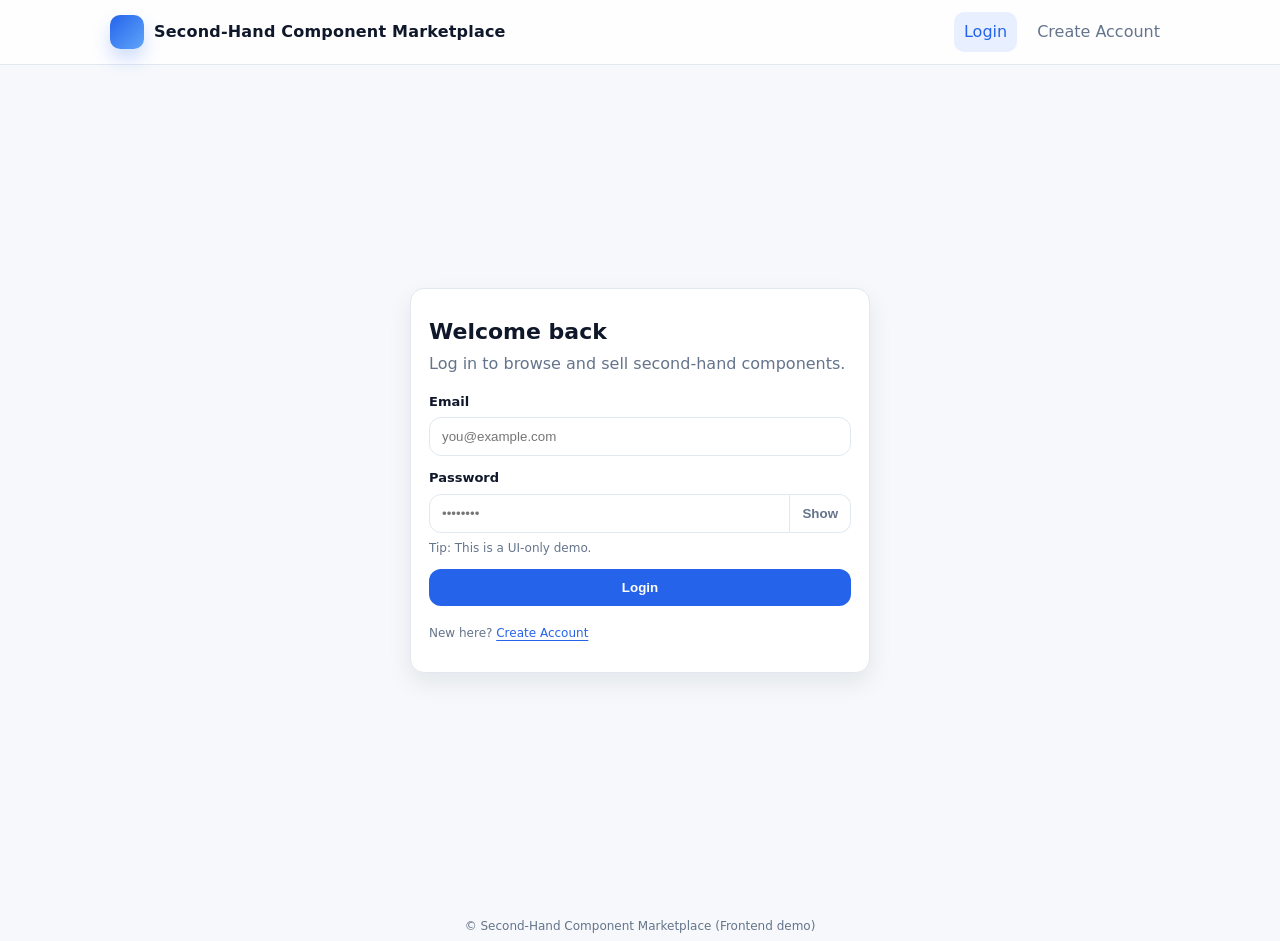
<file: index.html>
<!DOCTYPE html>
<html lang="en">
<head>
    <meta charset="UTF-8">
    <meta name="viewport" content="width=device-width, initial-scale=1.0">
    <title>Second-hand Marketplace</title>
    <script>
        // Auto-redirect based on authentication status
        try {
            const user = JSON.parse(localStorage.getItem('shcm_user') || 'null');
            if (user && user.id && user.email) {
                // User is logged in - redirect to home
                window.location.href = 'home.html';
            } else {
                // User not logged in - redirect to login
                window.location.href = 'login.html';
            }
        } catch (e) {
            window.location.href = 'login.html';
        }
    </script>
</head>
<body>
    <p>Loading...</p>
</body>
</html>
</file>
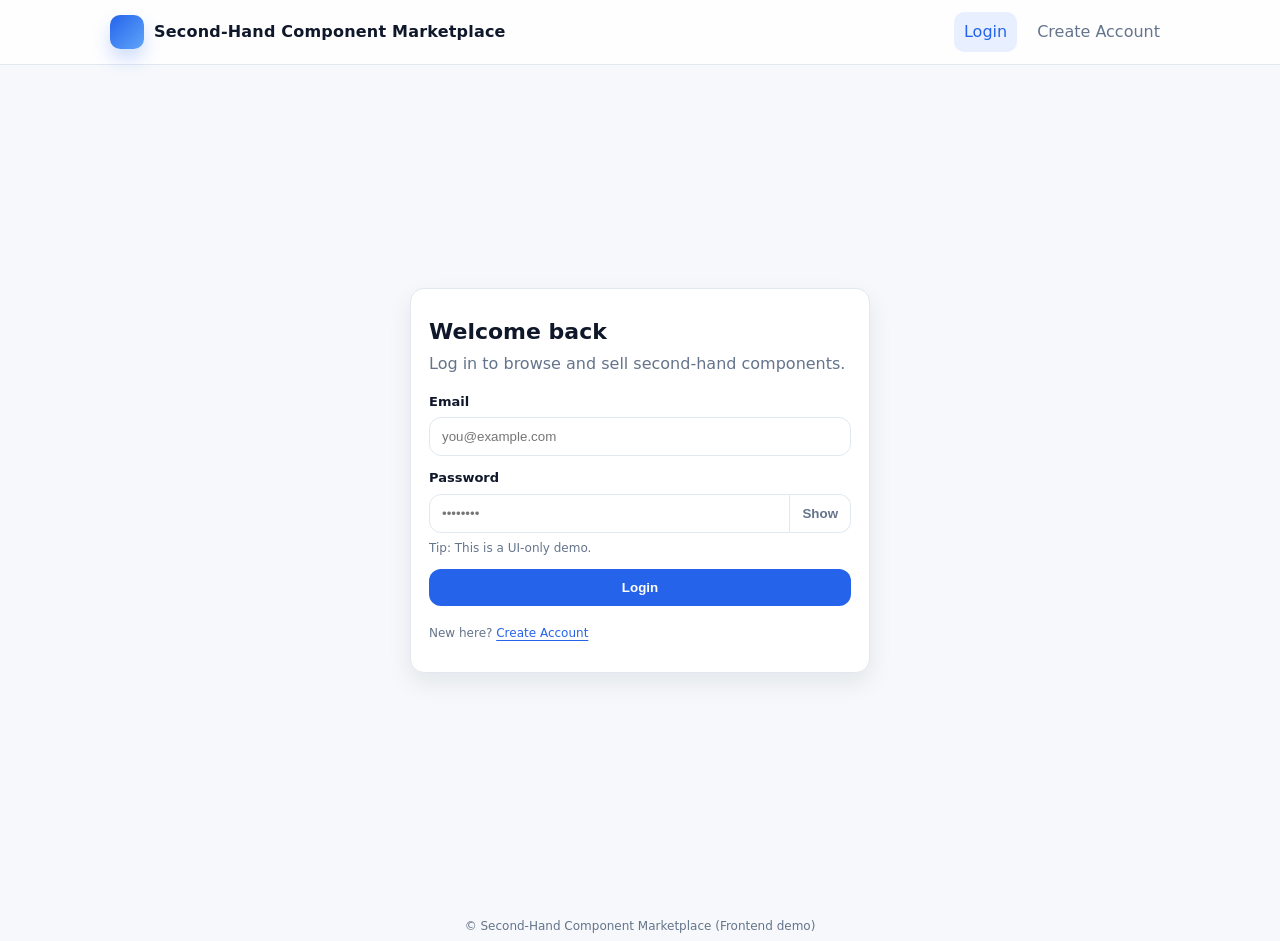
<file: addproduct.html>
<!doctype html>
<html lang="en">
<head>
  <meta charset="utf-8" />
  <meta name="viewport" content="width=device-width, initial-scale=1" />
  <title>Add Product • Second-Hand Component Marketplace</title>
  <link rel="stylesheet" href="styles.css" />
  <script src="script.js?v=5" defer></script>
</head>
<body>
  <header class="navbar">
    <div class="navbar-inner">
      <a class="brand" href="home.html">
        <span class="brand-badge" aria-hidden="true"></span>
        <span>Second-Hand Component Marketplace</span>
      </a>
      <nav class="nav-links" aria-label="Primary">
        <a class="nav-link" href="home.html">Home</a>
        <a class="nav-link" href="mylistings.html">My Listings</a>
        <a class="nav-link" href="settings.html">Settings</a>
        <a class="nav-link" href="login.html">Logout</a>
      </nav>
    </div>
  </header>

  <main class="container">
    <h1 class="page-title">Add Product</h1>
    <p class="page-subtitle">Fill out the form to create a listing (frontend only).</p>

    <section class="card">
      <div class="card-body">
        <form id="addProductForm" class="form" novalidate>
          <div class="field">
            <label class="label" for="title">Title</label>
            <input class="input" id="title" name="title" type="text" placeholder="e.g., Arduino Uno R3" required />
          </div>

          <div class="field">
            <label class="label" for="description">Description</label>
            <textarea class="input" id="description" name="description" rows="4" placeholder="Describe condition, accessories, testing info..." required></textarea>
          </div>

          <div class="form-row two">
            <div class="field">
              <label class="label" for="price">Price</label>
              <input class="input" id="price" name="price" type="number" min="0" step="1" placeholder="e.g., 900" required />
            </div>
            <div class="field">
              <label class="label" for="condition">Condition</label>
              <select class="input" id="condition" name="condition" required>
                <option value="" selected disabled>Select condition</option>
                <option>New</option>
                <option>Like New</option>
                <option>Used</option>
              </select>
            </div>
          </div>

          <div class="field">
            <label class="label" for="image">Product Image</label>
            <input class="input" id="image" name="image" type="file" accept="image/*" />
            <div class="help">Create mode: image is required. Edit mode: choose only if you want to replace image.</div>
          </div>

          <div class="error" role="alert"></div>

          <button class="btn btn-primary" type="submit">Submit</button>
        </form>
      </div>
    </section>

    <div class="footer">Back to <a class="link" href="mylistings.html">My Listings</a></div>
  </main>
</body>
</html>
</file>
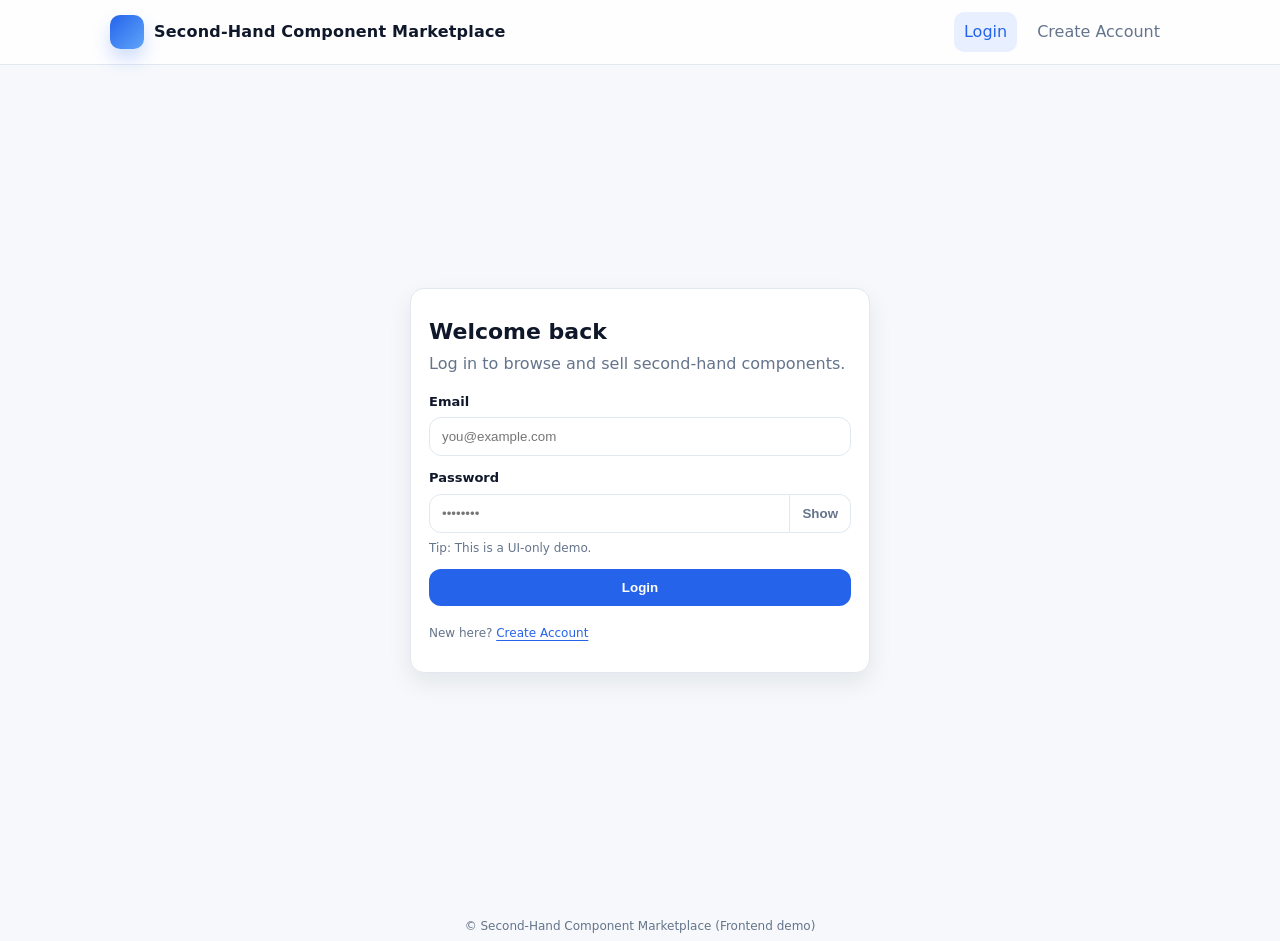
<file: home.html>
<!doctype html>
<html lang="en">
<head>
  <meta charset="utf-8" />
  <meta name="viewport" content="width=device-width, initial-scale=1" />
  <title>Home • Second-Hand Component Marketplace</title>
  <link rel="stylesheet" href="styles.css" />
  <script src="script.js?v=5" defer></script>
</head>
<body>
  <header class="navbar">
    <div class="navbar-inner">
      <a class="brand" href="home.html">
        <span class="brand-badge" aria-hidden="true"></span>
        <span>Second-Hand Component Marketplace</span>
      </a>
      <nav class="nav-links" aria-label="Primary">
        <a class="nav-link active" href="home.html">Home</a>
        <a class="nav-link" href="mylistings.html">My Listings</a>
        <a class="nav-link" href="settings.html">Settings</a>
        <a class="nav-link" href="login.html">Logout</a>
      </nav>
    </div>
  </header>

  <main class="container">
    <h1 class="page-title">Marketplace</h1>
    <p class="page-subtitle">Browse components listed by students. Search by title or condition.</p>

    <div class="searchbar">
      <input id="searchInput" class="input" type="search" placeholder="Search (e.g., Arduino, Used, Like New)" aria-label="Search products" />
      <a class="btn btn-outline" href="addproduct.html">Add Product</a>
    </div>

    <div id="emptyState" class="card" style="display:none;">
      <div class="card-body">
        <strong>No results.</strong>
        <div class="help">Try a different keyword.</div>
      </div>
    </div>

    <section id="productsGrid" class="grid products" aria-label="Product listings"></section>

    <div class="footer">Tip: Click any card to view details.</div>
  </main>
</body>
</html>
</file>
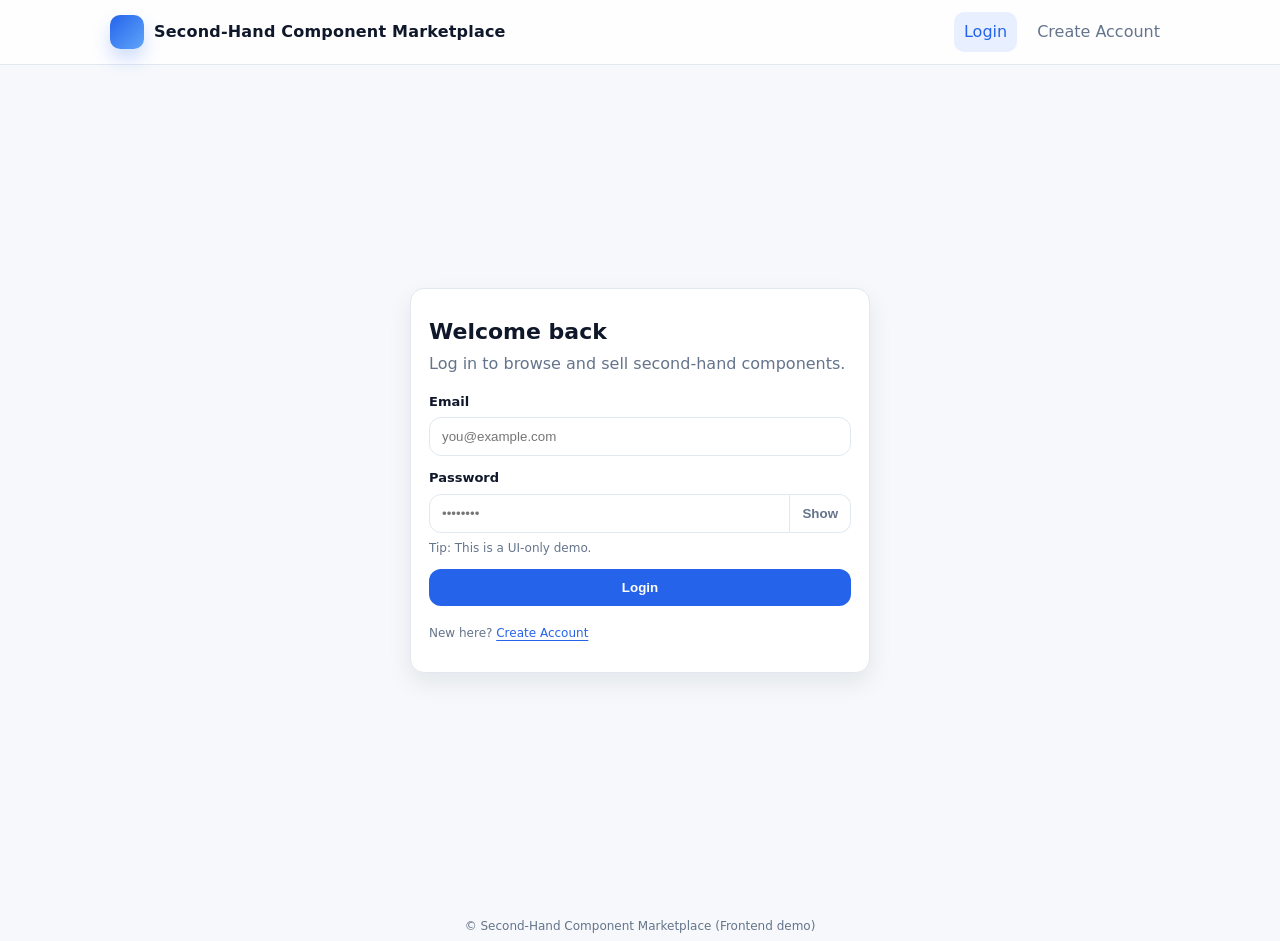
<file: login.html>
<!doctype html>
<html lang="en">
<head>
  <meta charset="utf-8" />
  <meta name="viewport" content="width=device-width, initial-scale=1" />
  <title>Login • Second-Hand Component Marketplace</title>
  <link rel="stylesheet" href="styles.css" />
  <script src="script.js?v=5" defer></script>
</head>
<body>
  <header class="navbar">
    <div class="navbar-inner">
      <a class="brand" href="login.html">
        <span class="brand-badge" aria-hidden="true"></span>
        <span>Second-Hand Component Marketplace</span>
      </a>
      <nav class="nav-links" aria-label="Primary">
        <a class="nav-link active" href="login.html">Login</a>
        <a class="nav-link" href="register.html">Create Account</a>
      </nav>
    </div>
  </header>

  <main class="auth-wrap">
    <section class="card auth-card" aria-label="Login form">
      <div class="card-body">
        <h1 class="page-title">Welcome back</h1>
        <p class="page-subtitle">Log in to browse and sell second-hand components.</p>

        <form id="loginForm" class="form" novalidate>
          <div class="field">
            <label class="label" for="email">Email</label>
            <input class="input" id="email" name="email" type="email" placeholder="you@example.com" required />
          </div>

          <div class="field">
            <label class="label" for="loginPassword">Password</label>
            <div class="input-group">
              <input class="input" id="loginPassword" name="password" type="password" placeholder="••••••••" required />
              <button class="btn toggle-password" type="button" data-target="loginPassword">Show</button>
            </div>
            <div class="help">Tip: This is a UI-only demo.</div>
          </div>

          <div class="error" role="alert"></div>

          <button class="btn btn-primary" type="submit">Login</button>

          <p class="help">New here? <a class="link" href="register.html">Create Account</a></p>
        </form>
      </div>
    </section>
  </main>

  <footer class="container footer">© Second-Hand Component Marketplace (Frontend demo)</footer>
</body>
</html>
</file>
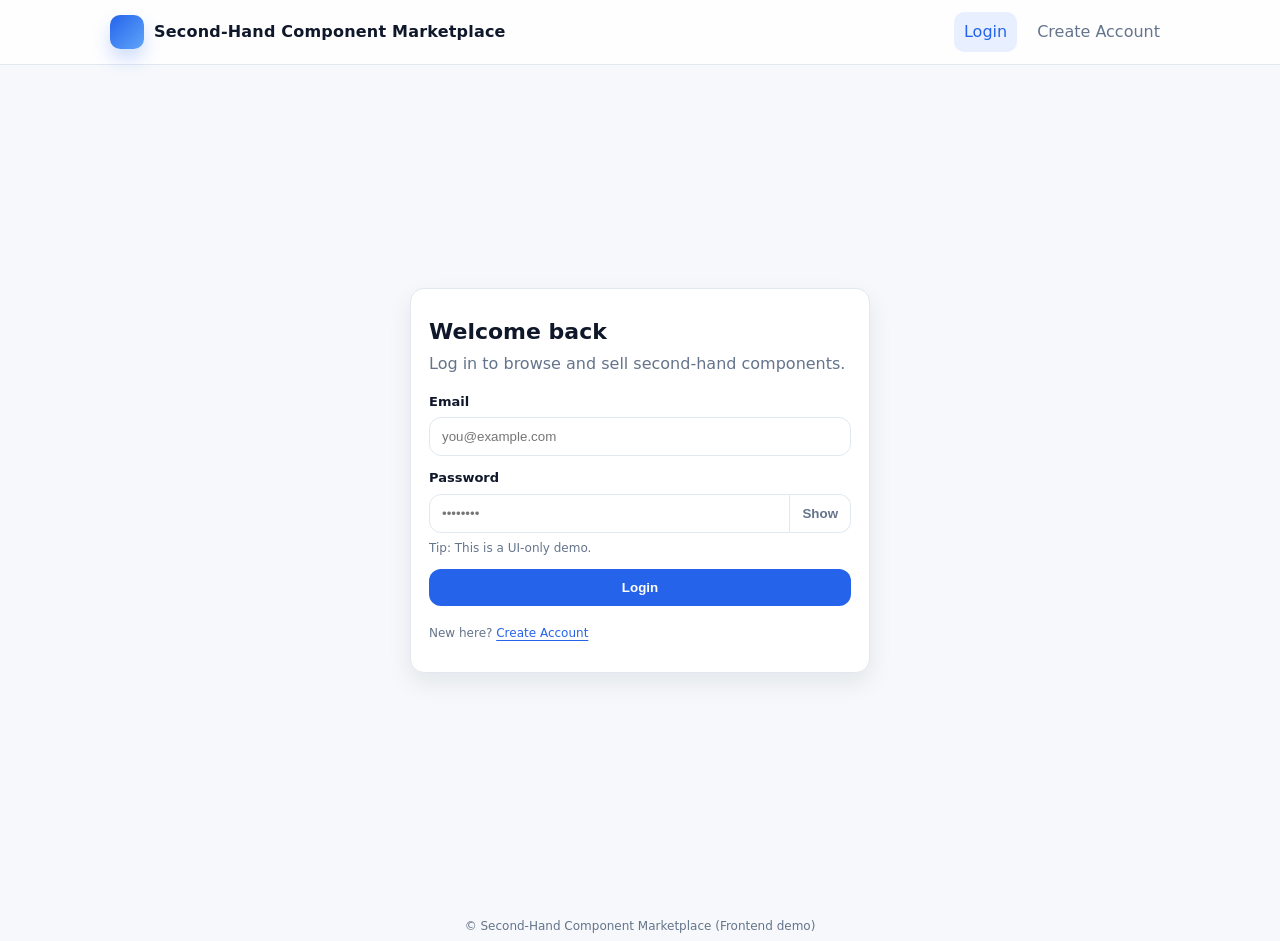
<file: mylistings.html>
<!doctype html>
<html lang="en">
<head>
  <meta charset="utf-8" />
  <meta name="viewport" content="width=device-width, initial-scale=1" />
  <title>My Listings • Second-Hand Component Marketplace</title>
  <link rel="stylesheet" href="styles.css" />
  <script src="script.js?v=5" defer></script>
</head>
<body>
  <header class="navbar">
    <div class="navbar-inner">
      <a class="brand" href="home.html">
        <span class="brand-badge" aria-hidden="true"></span>
        <span>Second-Hand Component Marketplace</span>
      </a>
      <nav class="nav-links" aria-label="Primary">
        <a class="nav-link" href="home.html">Home</a>
        <a class="nav-link active" href="mylistings.html">My Listings</a>
        <a class="nav-link" href="settings.html">Settings</a>
        <a class="nav-link" href="login.html">Logout</a>
      </nav>
    </div>
  </header>

  <main class="container">
    <div style="display:flex; align-items:flex-start; justify-content:space-between; gap:12px; flex-wrap:wrap;">
      <div>
        <h1 class="page-title">My Listings</h1>
        <p class="page-subtitle">Manage only your own posted components.</p>
      </div>
      <a class="btn btn-primary" href="addproduct.html">Add New Product</a>
    </div>

    <section id="myListingsGrid" class="grid products" aria-label="Your listings"></section>

    <div class="footer">Tip: Use “Add New Product” to open the form.</div>
  </main>
</body>
</html>
</file>
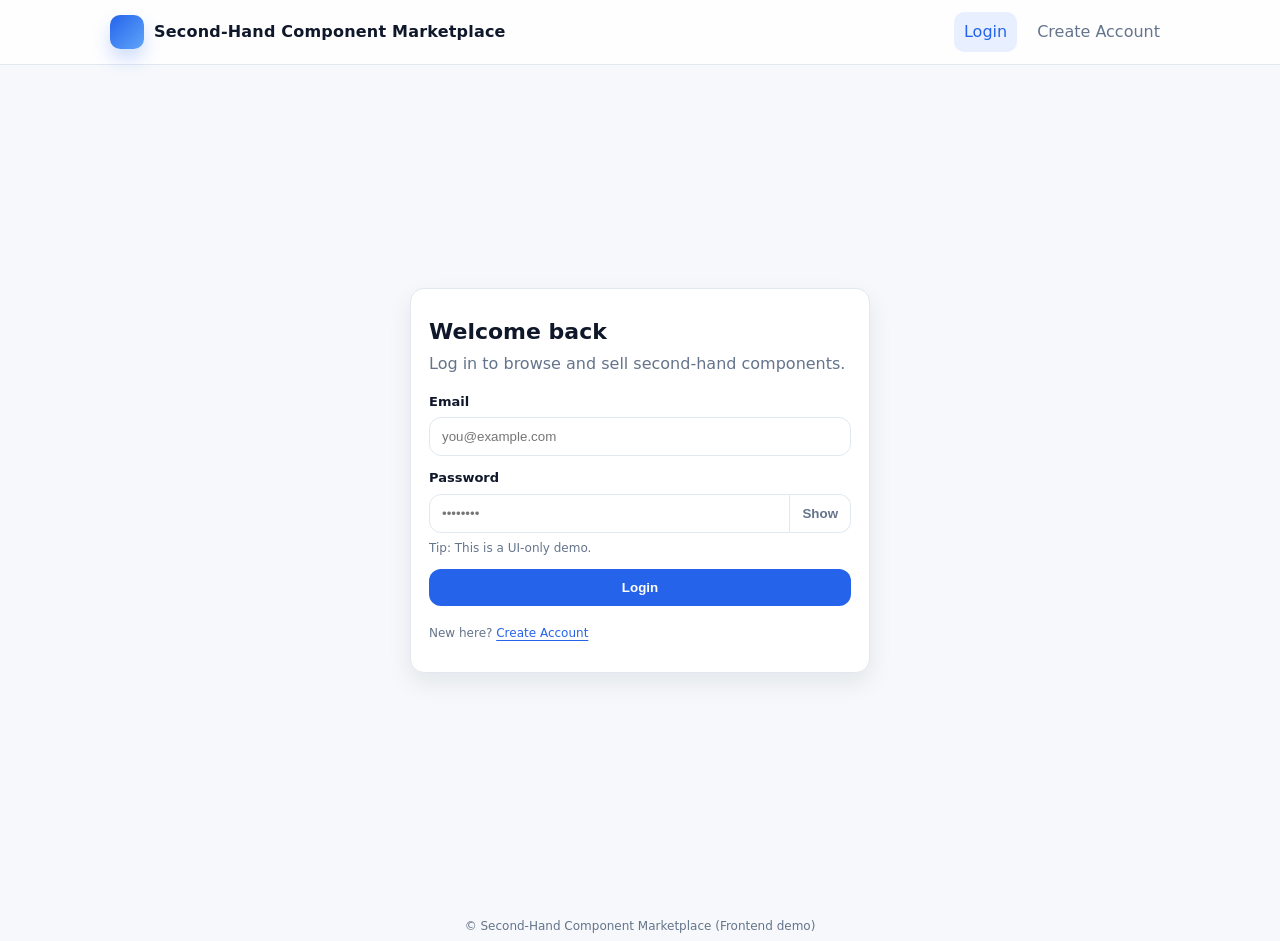
<file: product.html>
<!doctype html>
<html lang="en">
<head>
  <meta charset="utf-8" />
  <meta name="viewport" content="width=device-width, initial-scale=1" />
  <title>Product Details • Second-Hand Component Marketplace</title>
  <link rel="stylesheet" href="styles.css" />
  <script src="script.js?v=5" defer></script>
</head>
<body>
  <header class="navbar">
    <div class="navbar-inner">
      <a class="brand" href="home.html">
        <span class="brand-badge" aria-hidden="true"></span>
        <span>Second-Hand Component Marketplace</span>
      </a>
      <nav class="nav-links" aria-label="Primary">
        <a class="nav-link" href="home.html">Home</a>
        <a class="nav-link" href="mylistings.html">My Listings</a>
        <a class="nav-link" href="settings.html">Settings</a>
        <a class="nav-link" href="login.html">Logout</a>
      </nav>
    </div>
  </header>

  <main class="container">
    <h1 class="page-title">Product Details</h1>
    <p class="page-subtitle">Preview a listing before contacting the seller.</p>

    <section class="split" aria-label="Product detail">
      <div>
        <img id="productImg" class="details-img" alt="Product image" src="data:image/svg+xml,%3Csvg xmlns='http://www.w3.org/2000/svg' width='800' height='500'%3E%3Cdefs%3E%3ClinearGradient id='g' x1='0' x2='1'%3E%3Cstop offset='0' stop-color='%25232563eb'/%3E%3Cstop offset='1' stop-color='%252360a5fa'/%3E%3C/linearGradient%3E%3C/defs%3E%3Crect width='100%25' height='100%25' fill='url(%2523g)'/%3E%3Ctext x='50%25' y='50%25' dominant-baseline='middle' text-anchor='middle' font-family='Arial' font-size='38' fill='white'%3EComponent Image%3C/text%3E%3C/svg%3E" />
        <div class="help" style="margin-top:10px;">Image is a placeholder (frontend only).</div>
      </div>

      <div class="card">
        <div class="card-body">
          <h2 id="productTitle" style="margin:0 0 6px;">Arduino Uno R3</h2>
          <div id="productCondition" class="badge" style="margin-bottom:12px;">Condition: Used</div>

          <div id="productPrice" class="price" style="font-size:22px;">₹ 900</div>
          <div class="help" style="margin-top:6px;">Seller phone: <strong id="sellerPhone">Loading...</strong></div>
          <p id="productDesc" class="page-subtitle" style="margin-top:10px;">
            Clean board, tested in lab. Includes USB cable. Great for microcontroller projects and quick prototyping.
          </p>

          <div class="btn-row" style="margin-top:12px;">
            <a id="contactSellerBtn" class="btn btn-outline" href="#" rel="noopener">Seller Contact</a>
            <a id="buyNowBtn" class="btn btn-whatsapp" href="#" rel="noopener">Buy Now</a>
          </div>

          <div class="help" style="margin-top:12px;">
            Buttons will open WhatsApp chat with the seller.
          </div>
        </div>
      </div>
    </section>

    <div class="footer">Back to <a class="link" href="home.html">Home</a></div>
  </main>
</body>
</html>
</file>
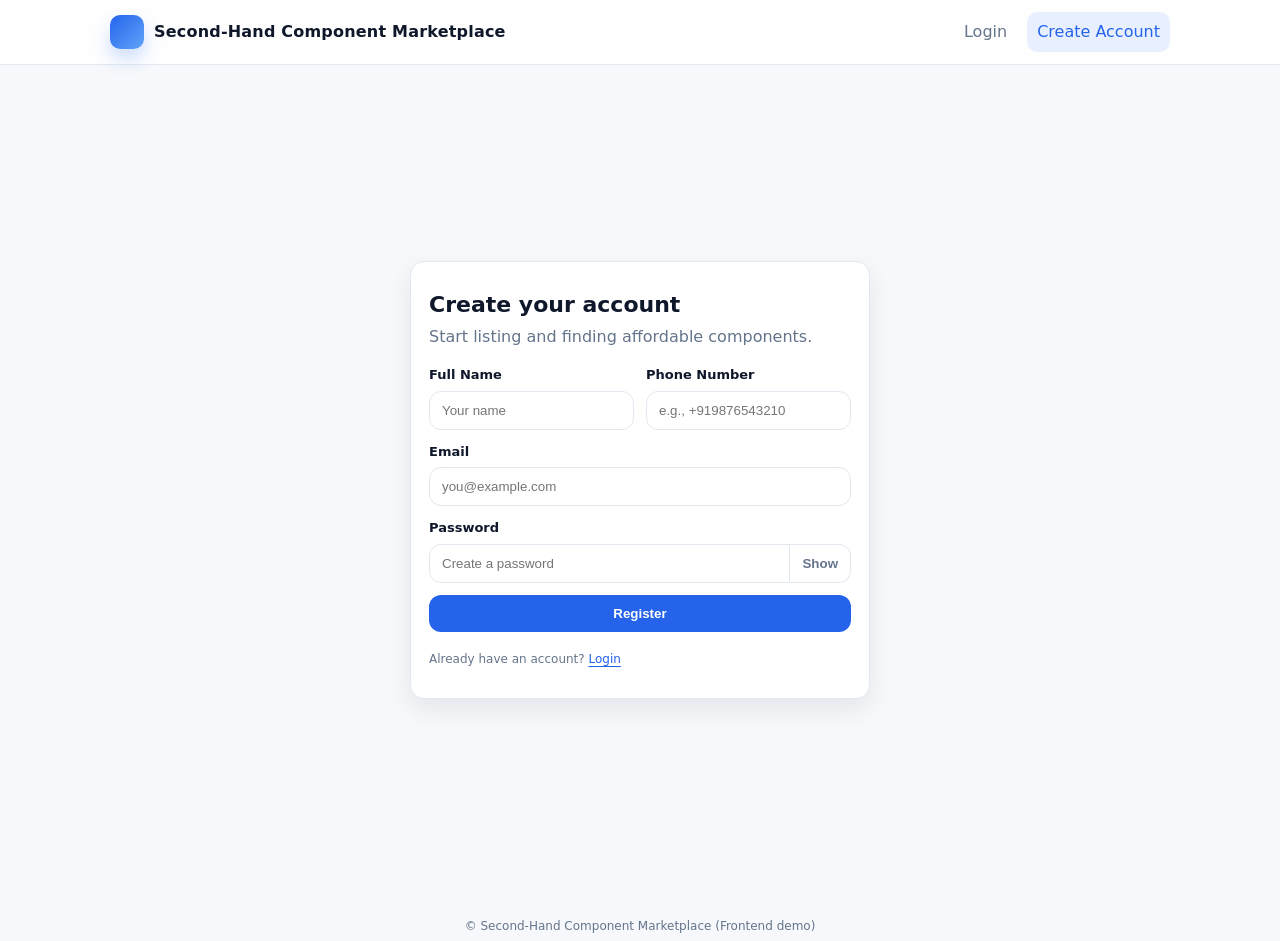
<file: register.html>
<!doctype html>
<html lang="en">
<head>
  <meta charset="utf-8" />
  <meta name="viewport" content="width=device-width, initial-scale=1" />
  <title>Create Account • Second-Hand Component Marketplace</title>
  <link rel="stylesheet" href="styles.css" />
  <script src="script.js?v=5" defer></script>
</head>
<body>
  <header class="navbar">
    <div class="navbar-inner">
      <a class="brand" href="login.html">
        <span class="brand-badge" aria-hidden="true"></span>
        <span>Second-Hand Component Marketplace</span>
      </a>
      <nav class="nav-links" aria-label="Primary">
        <a class="nav-link" href="login.html">Login</a>
        <a class="nav-link active" href="register.html">Create Account</a>
      </nav>
    </div>
  </header>

  <main class="auth-wrap">
    <section class="card auth-card" aria-label="Register form">
      <div class="card-body">
        <h1 class="page-title">Create your account</h1>
        <p class="page-subtitle">Start listing and finding affordable components.</p>

        <form id="registerForm" class="form" novalidate>
          <div class="form-row two">
            <div class="field">
              <label class="label" for="name">Full Name</label>
              <input class="input" id="name" name="name" type="text" placeholder="Your name" required />
            </div>
            <div class="field">
              <label class="label" for="phone">Phone Number</label>
              <input class="input" id="phone" name="phone" type="tel" placeholder="e.g., +919876543210" required />
            </div>
          </div>

          <div class="field">
            <label class="label" for="regEmail">Email</label>
            <input class="input" id="regEmail" name="email" type="email" placeholder="you@example.com" required />
          </div>

          <div class="field">
            <label class="label" for="regPassword">Password</label>
            <div class="input-group">
              <input class="input" id="regPassword" name="password" type="password" placeholder="Create a password" required />
              <button class="btn toggle-password" type="button" data-target="regPassword">Show</button>
            </div>
          </div>

          <div class="error" role="alert"></div>

          <button class="btn btn-primary" type="submit">Register</button>

          <p class="help">Already have an account? <a class="link" href="login.html">Login</a></p>
        </form>
      </div>
    </section>
  </main>

  <footer class="container footer">© Second-Hand Component Marketplace (Frontend demo)</footer>
</body>
</html>
</file>
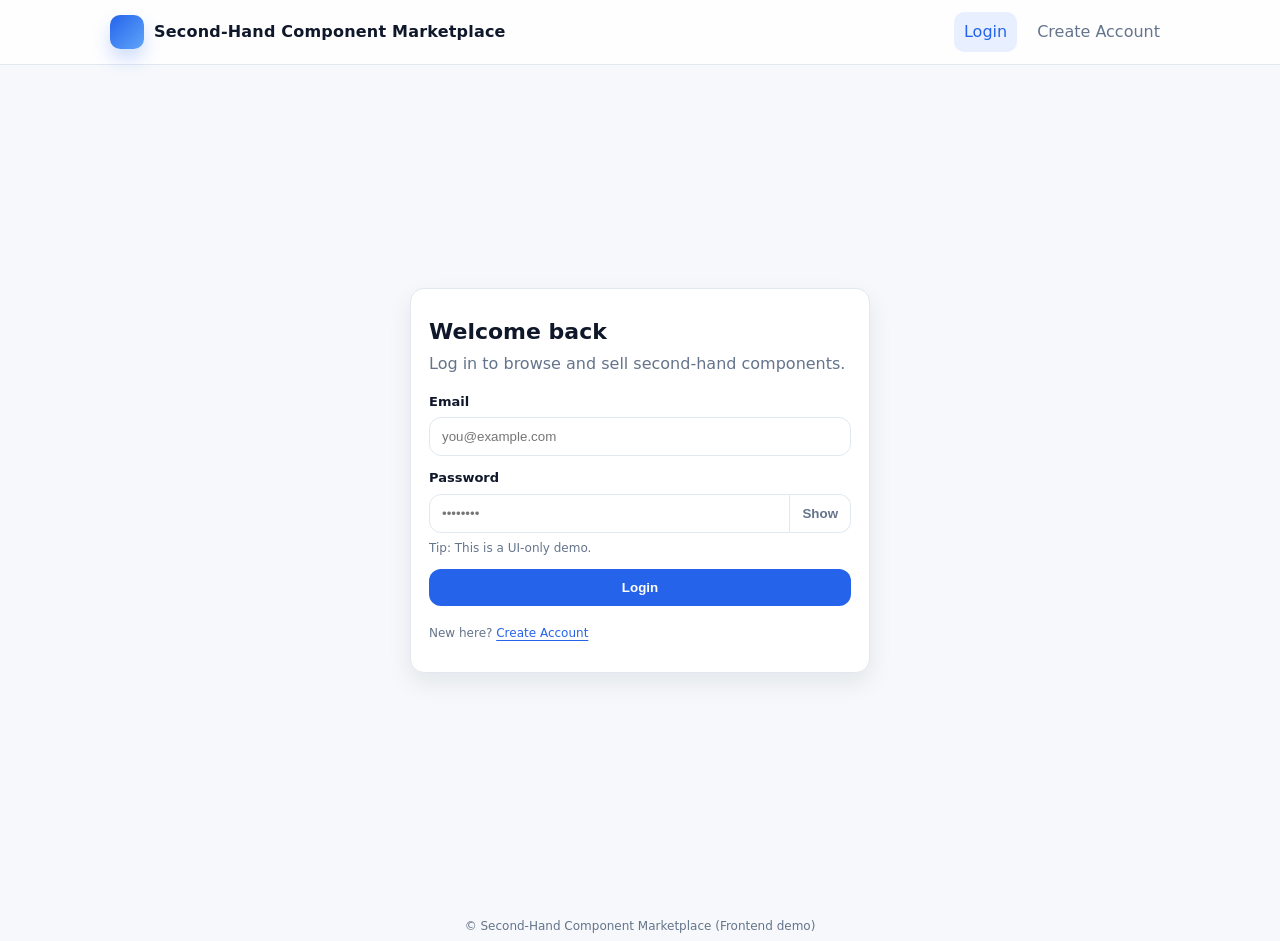
<file: settings.html>
<!doctype html>
<html lang="en">
<head>
  <meta charset="utf-8" />
  <meta name="viewport" content="width=device-width, initial-scale=1" />
  <title>Settings • Second-Hand Component Marketplace</title>
  <link rel="stylesheet" href="styles.css" />
  <script src="script.js?v=5" defer></script>
</head>
<body>
  <header class="navbar">
    <div class="navbar-inner">
      <a class="brand" href="home.html">
        <span class="brand-badge" aria-hidden="true"></span>
        <span>Second-Hand Component Marketplace</span>
      </a>
      <nav class="nav-links" aria-label="Primary">
        <a class="nav-link" href="home.html">Home</a>
        <a class="nav-link" href="mylistings.html">My Listings</a>
        <a class="nav-link active" href="settings.html">Settings</a>
        <a class="nav-link" href="login.html">Logout</a>
      </nav>
    </div>
  </header>

  <main class="container">
    <h1 class="page-title">Settings</h1>
    <p class="page-subtitle">Update your profile and password (frontend only).</p>

    <section class="grid" style="grid-template-columns:1fr;">
      <div class="card">
        <div class="card-body">
          <h2 class="section-title">Update Profile</h2>

          <form id="profileForm" class="form" novalidate>
            <div class="form-row two">
              <div class="field">
                <label class="label" for="profileName">Name</label>
                <input class="input" id="profileName" name="name" type="text" value="Student Name" required />
              </div>
              <div class="field">
                <label class="label" for="profilePhone">Phone</label>
                <input class="input" id="profilePhone" name="phone" type="tel" value="+919876543210" required />
              </div>
            </div>

            <div class="field">
              <label class="label" for="profileEmail">Email</label>
              <input class="input" id="profileEmail" name="email" type="email" value="student@example.com" required />
            </div>

            <div class="error" role="alert"></div>

            <button class="btn btn-primary" type="submit">Save Profile</button>
          </form>
        </div>
      </div>

      <div class="card">
        <div class="card-body">
          <h2 class="section-title">Change Password</h2>
          <p class="help" style="margin-top:-6px;">Leave blank if you don’t want to change it.</p>

          <form id="passwordForm" class="form" novalidate>
            <div class="field">
              <label class="label" for="currentPassword">Current Password</label>
              <div class="input-group">
                <input class="input" id="currentPassword" name="currentPassword" type="password" placeholder="••••••••" />
                <button class="btn toggle-password" type="button" data-target="currentPassword">Show</button>
              </div>
            </div>

            <div class="field">
              <label class="label" for="newPassword">New Password</label>
              <div class="input-group">
                <input class="input" id="newPassword" name="newPassword" type="password" placeholder="Create a new password" />
                <button class="btn toggle-password" type="button" data-target="newPassword">Show</button>
              </div>
            </div>

            <div class="field">
              <label class="label" for="confirmPassword">Confirm New Password</label>
              <div class="input-group">
                <input class="input" id="confirmPassword" name="confirmPassword" type="password" placeholder="Repeat new password" />
                <button class="btn toggle-password" type="button" data-target="confirmPassword">Show</button>
              </div>
            </div>

            <div class="error" role="alert"></div>

            <button class="btn btn-primary" type="submit">Update Password</button>
          </form>
        </div>
      </div>
    </section>

    <div class="footer">Tip: Use the navbar to navigate pages.</div>
  </main>
</body>
</html>
</file>
<file: styles.css>
:root{
  --bg:#f6f8fb;
  --surface:#ffffff;
  --text:#0f172a;
  --muted:#64748b;
  --border:#e2e8f0;
  --primary:#2563eb;
  --primary-600:#1d4ed8;
  --danger:#dc2626;
  --success:#16a34a;
  --whatsapp:#25D366;
  --shadow: 0 10px 25px rgba(15, 23, 42, 0.08);
  --radius: 14px;
  --radius-sm: 10px;
  --max: 1100px;
}

*{box-sizing:border-box;}
html,body{height:100%;}
body{
  margin:0;
  font-family: system-ui, -apple-system, Segoe UI, Roboto, Arial, sans-serif;
  color:var(--text);
  background:var(--bg);
  line-height:1.5;
}

a{color:inherit; text-decoration:none;}
a.link{color:var(--primary); text-decoration:underline; text-underline-offset:3px;}

.container{max-width:var(--max); margin:0 auto; padding:20px;}

/* Navbar */
.navbar{
  position:sticky;
  top:0;
  z-index:10;
  background:rgba(255,255,255,0.85);
  backdrop-filter: blur(10px);
  border-bottom:1px solid var(--border);
}
.navbar-inner{
  max-width:var(--max);
  margin:0 auto;
  padding:12px 20px;
  display:flex;
  align-items:center;
  justify-content:space-between;
  gap:14px;
}
.brand{
  display:flex;
  align-items:center;
  gap:10px;
  font-weight:800;
  letter-spacing:0.2px;
}
.brand-badge{
  width:34px;
  height:34px;
  border-radius:10px;
  background:linear-gradient(135deg, var(--primary), #60a5fa);
  box-shadow:0 10px 18px rgba(37,99,235,0.22);
}
.nav-links{display:flex; align-items:center; gap:10px; flex-wrap:wrap;}
.nav-link{
  padding:8px 10px;
  border-radius:10px;
  color:var(--muted);
}
.nav-link:hover{background:#f1f5f9; color:var(--text);}
.nav-link.active{background:#e8f0ff; color:var(--primary);}

/* Cards */
.card{
  background:var(--surface);
  border:1px solid var(--border);
  border-radius:var(--radius);
  box-shadow:var(--shadow);
}
.card-body{padding:18px;}

/* Page layout */
.page-title{margin:8px 0 4px; font-size:22px;}
.page-subtitle{margin:0 0 16px; color:var(--muted);}

.grid{
  display:grid;
  gap:16px;
}
.grid.products{
  grid-template-columns:repeat(auto-fit, minmax(220px, 1fr));
}

/* Product card */
.product-card{display:block; overflow:hidden; transition: transform 120ms ease, box-shadow 120ms ease;}
.product-card:hover{transform: translateY(-2px); box-shadow:0 16px 34px rgba(15, 23, 42, 0.10);}
.product-img{
  width:100%;
  height:150px;
  object-fit:cover;
  display:block;
  background:#eef2ff;
}
.product-meta{display:flex; align-items:center; justify-content:space-between; gap:10px; margin-top:10px;}
.price{font-weight:800; color:var(--primary); font-family:"Segoe UI", "Noto Sans", Arial, sans-serif;}
.badge{
  display:inline-flex;
  align-items:center;
  gap:6px;
  padding:6px 10px;
  border-radius:999px;
  font-size:12px;
  border:1px solid var(--border);
  color:var(--muted);
  background:#f8fafc;
}

/* Buttons */
.btn{
  appearance:none;
  border:1px solid transparent;
  background:transparent;
  color:var(--text);
  padding:10px 12px;
  border-radius:12px;
  font-weight:700;
  cursor:pointer;
  transition: transform 120ms ease, background 120ms ease, border-color 120ms ease, opacity 120ms ease;
}
.btn:active{transform: translateY(1px);}
.btn-primary{background:var(--primary); color:#fff;}
.btn-primary:hover{background:var(--primary-600);}
.btn-outline{border-color:var(--border); background:#fff;}
.btn-outline:hover{background:#f8fafc;}
.btn-danger{background:#fee2e2; border-color:#fecaca; color:#991b1b;}
.btn-danger:hover{background:#fecaca;}
.btn-success{background:#dcfce7; border-color:#bbf7d0; color:#166534;}
.btn-success:hover{background:#bbf7d0;}

/* WhatsApp-like action */
.btn-whatsapp{
  background:var(--whatsapp);
  color:#fff;
  border-color: rgba(0,0,0,0.05);
  box-shadow: 0 10px 18px rgba(37, 211, 102, 0.25);
}
.btn-whatsapp:hover{opacity:0.92;}

.btn-row{display:flex; gap:10px; flex-wrap:wrap;}

/* Forms */
.form{display:grid; gap:12px;}
.form-row{display:grid; grid-template-columns: 1fr; gap:12px;}
@media (min-width: 720px){
  .form-row.two{grid-template-columns: 1fr 1fr;}
}

.label{font-weight:700; font-size:13px; margin:0 0 6px;}
.input{
  width:100%;
  padding:11px 12px;
  border:1px solid var(--border);
  border-radius:12px;
  background:#fff;
  outline:none;
}
.input:focus{border-color:#93c5fd; box-shadow:0 0 0 4px rgba(147, 197, 253, 0.35);}
.help{font-size:12px; color:var(--muted); margin-top:6px;}

.field{display:flex; flex-direction:column;}

.input-group{display:flex; align-items:stretch;}
.input-group .input{border-top-right-radius:0; border-bottom-right-radius:0;}
.input-group .btn{
  border:1px solid var(--border);
  border-left:0;
  border-top-left-radius:0;
  border-bottom-left-radius:0;
  background:#fff;
  color:var(--muted);
}
.input-group .btn:hover{background:#f8fafc; color:var(--text);}

.error{
  display:none;
  margin-top:8px;
  padding:10px 12px;
  border-radius:12px;
  background:#fff1f2;
  border:1px solid #fecdd3;
  color:#9f1239;
  font-weight:600;
  font-size:13px;
}

.is-invalid{border-color:#fca5a5 !important;}

/* Utility blocks */
.auth-wrap{min-height: calc(100vh - 70px); display:grid; place-items:center; padding:24px 20px;}
.auth-card{width:min(460px, 100%);}

.searchbar{display:flex; gap:10px; align-items:center; margin:10px 0 18px;}
.searchbar .input{flex:1;}

.split{
  display:grid;
  grid-template-columns: 1fr;
  gap:16px;
}
@media (min-width: 900px){
  .split{grid-template-columns: 1.1fr 0.9fr; align-items:start;}
}

.details-img{width:100%; height:320px; object-fit:cover; border-radius:var(--radius); border:1px solid var(--border); background:#eef2ff;}

.section-title{font-size:16px; margin:0 0 10px;}
.section{padding:16px;}

.footer{color:var(--muted); font-size:12px; padding:22px 0 6px; text-align:center;}

/* Small screens navbar wrapping */
@media (max-width: 520px){
  .navbar-inner{flex-direction:column; align-items:flex-start;}
}
</file>
